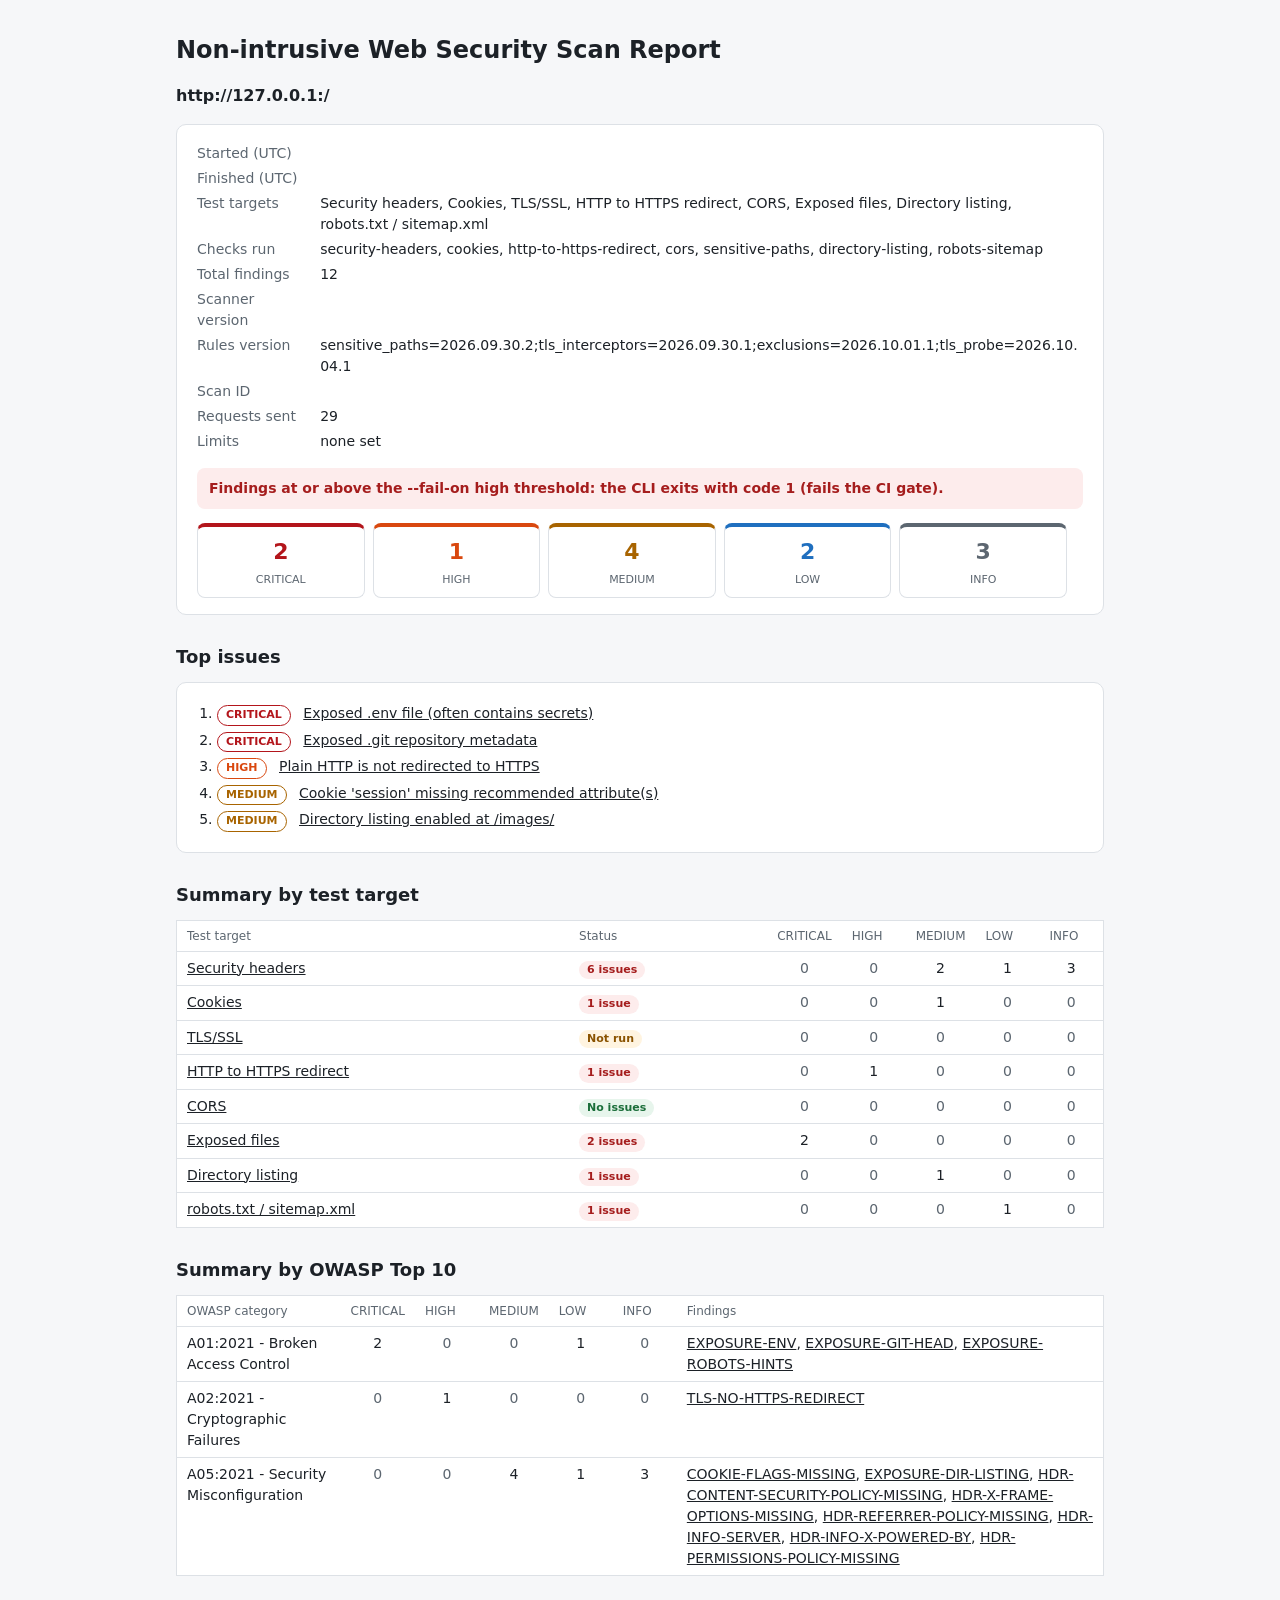
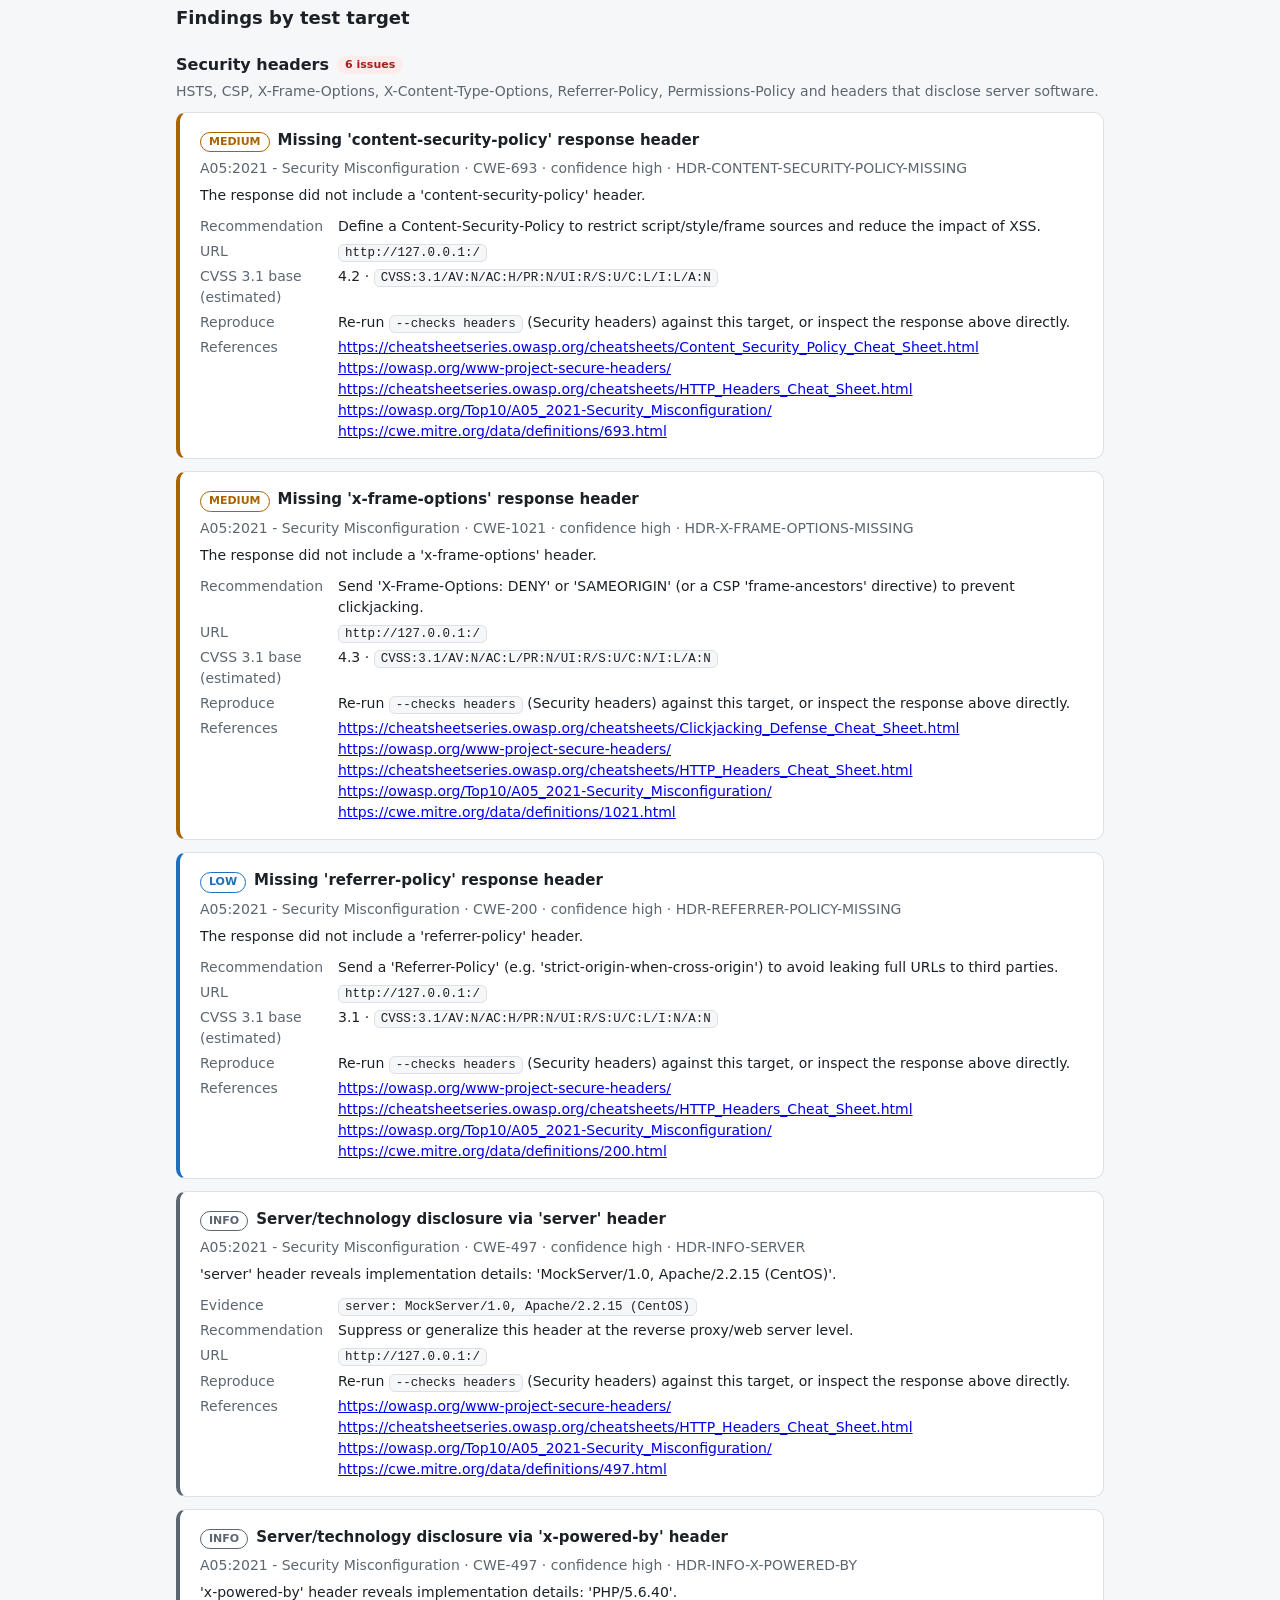
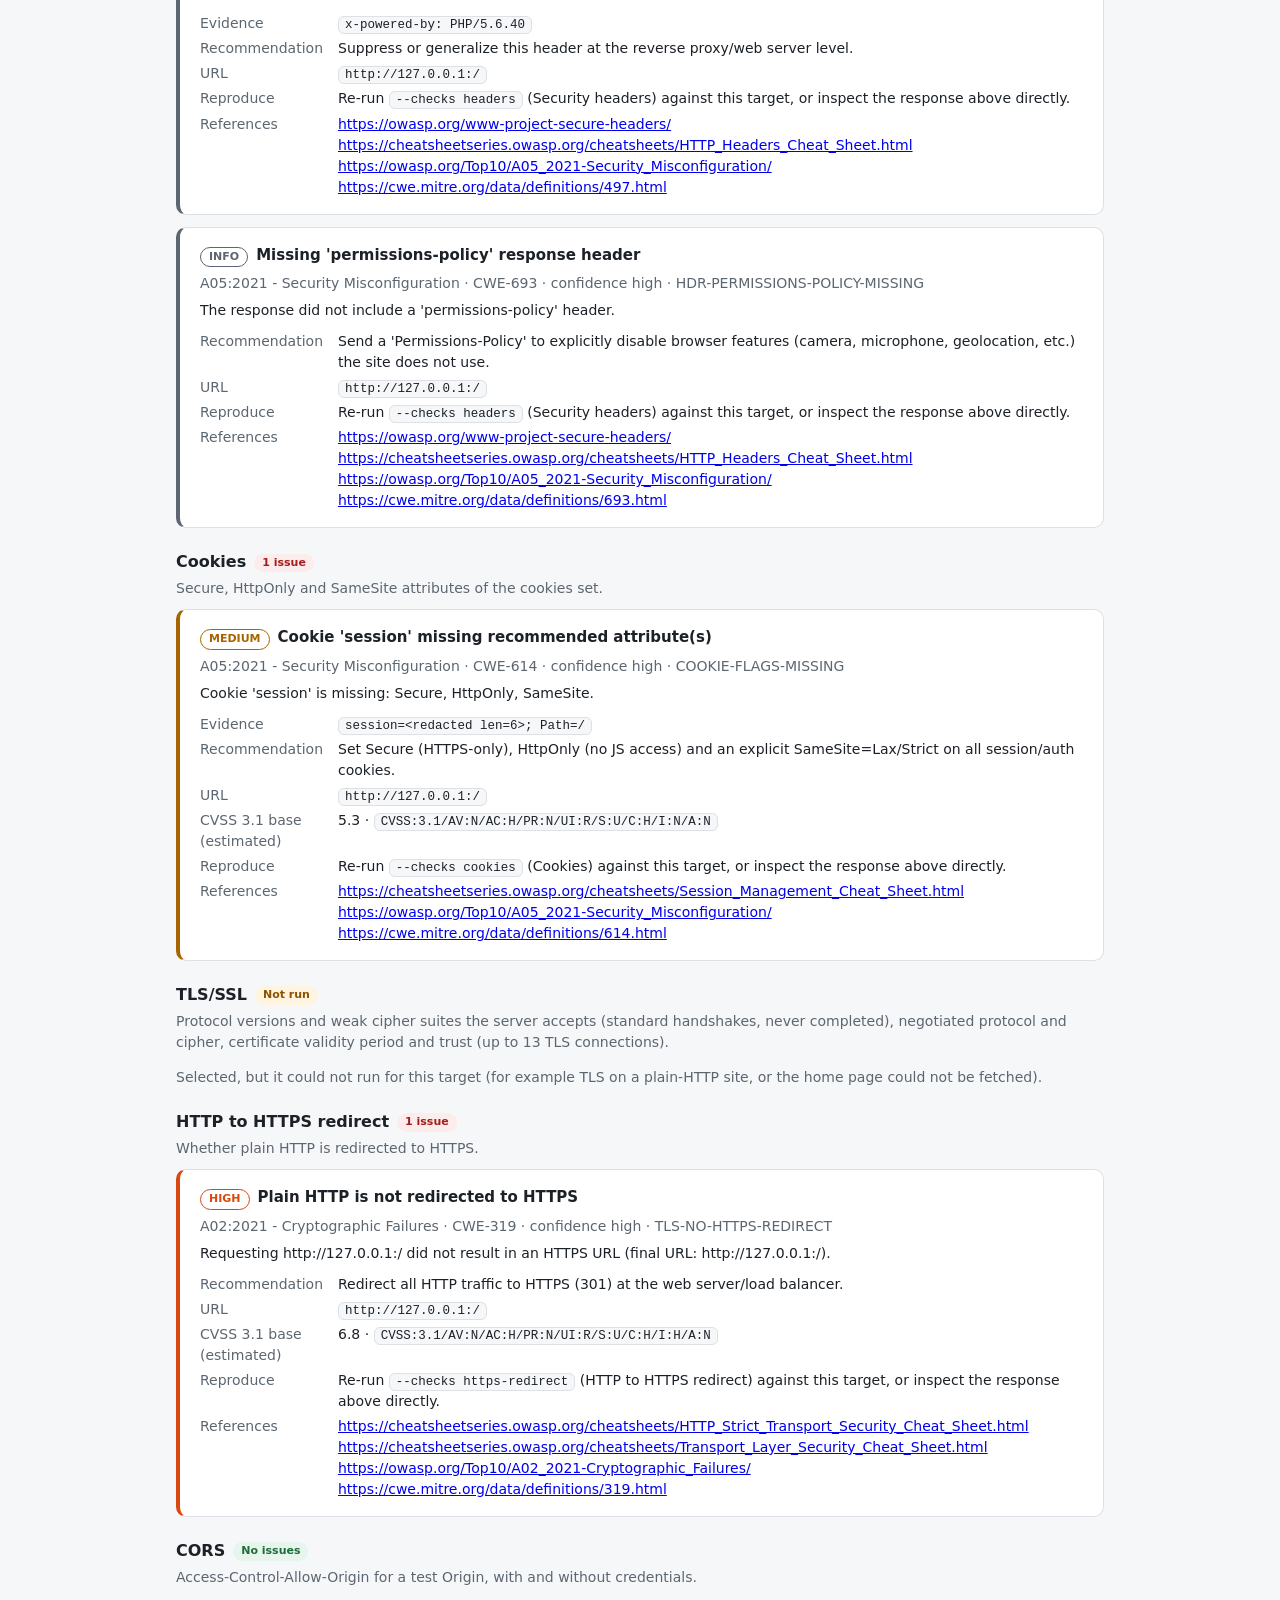
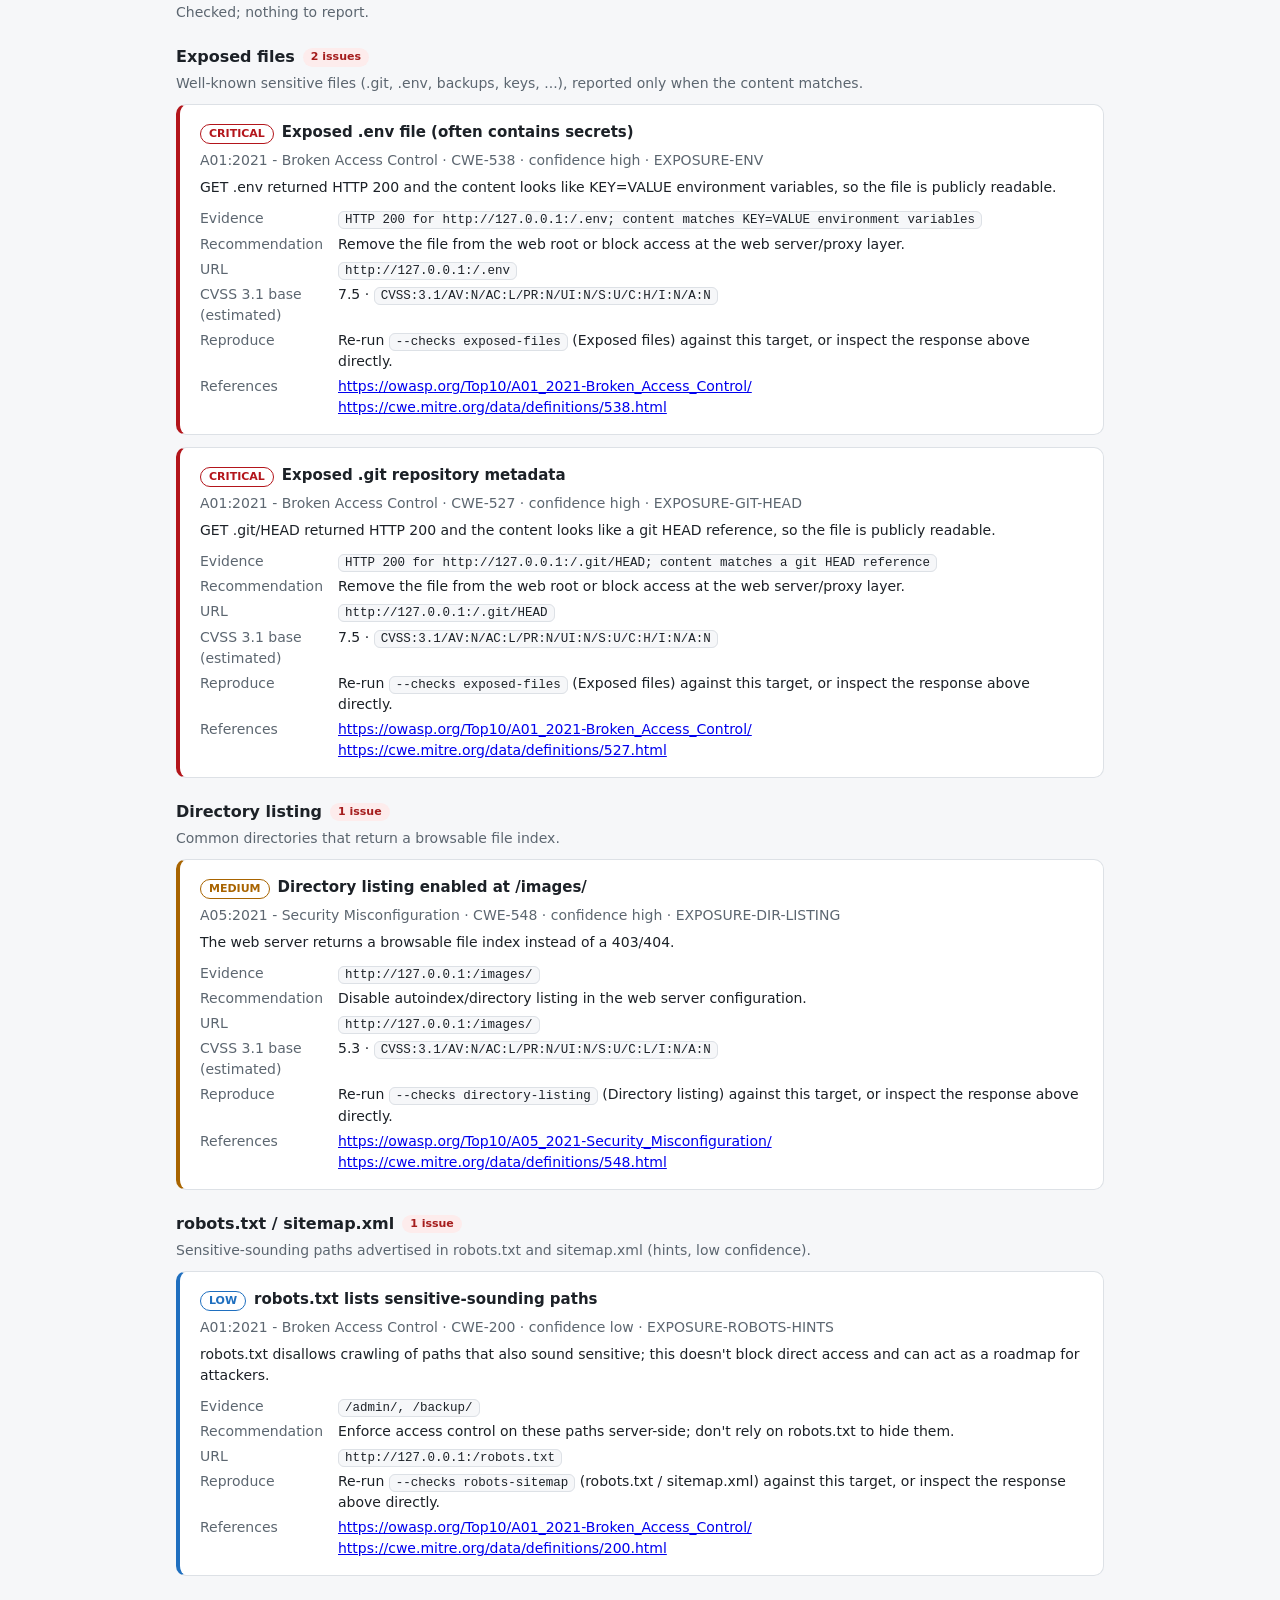
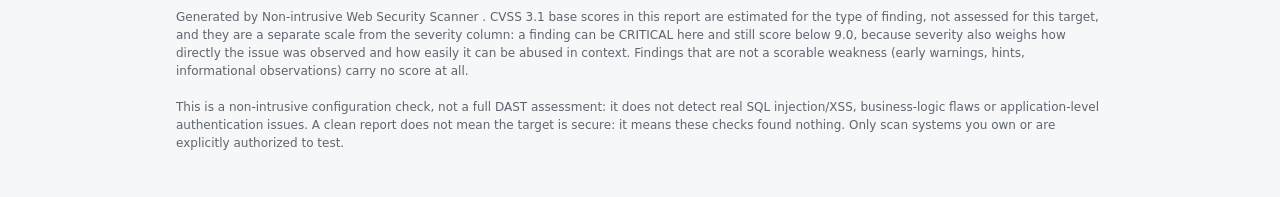
<file: tests/golden/mock_server.html>
<!doctype html>
<html lang="en">
<head>
<meta charset="utf-8">
<meta name="viewport" content="width=device-width, initial-scale=1">
<title>Non-intrusive web security scan report - http://127.0.0.1:<PORT>/</title>
<style>
:root { --text:#1c2127; --muted:#5c6670; --border:#dde1e6; --bg:#f6f7f9; --surface:#fff;
  --critical:#b3151b; --high:#d9480f; --medium:#a86400; --low:#1f6fbf; --info:#5c6670;
  --pass-bg:#e7f5ec; --pass:#1b6e3a; --fail-bg:#fdecec; --fail:#a51d1d; --warn-bg:#fff4e0; --warn:#8a5300; }
* { box-sizing: border-box; }
body { margin:0; background:var(--bg); color:var(--text);
  font:14px/1.5 system-ui,-apple-system,"Segoe UI",Roboto,sans-serif; }
main { max-width:960px; margin:0 auto; padding:32px 16px 48px; }
h1 { margin:0 0 4px; font-size:24px; } h2 { font-size:18px; margin:28px 0 12px; }
.muted { color:var(--muted); } .target { font-size:16px; font-weight:600; overflow-wrap:anywhere; }
.card { background:var(--surface); border:1px solid var(--border); border-radius:10px;
  padding:16px 20px; margin-bottom:12px; }
table.meta { border-collapse:collapse; }
table.meta th { text-align:left; color:var(--muted); font-weight:500; padding:2px 16px 2px 0; vertical-align:top; }
table.meta td { padding:2px 0; overflow-wrap:anywhere; }
.gate { padding:10px 12px; border-radius:8px; font-weight:600; margin:14px 0; }
.gate.pass { background:var(--pass-bg); color:var(--pass); }
.gate.fail { background:var(--fail-bg); color:var(--fail); }
.gate.warn { background:var(--warn-bg); color:var(--warn); }
table.summary { width:100%; border-collapse:separate; border-spacing:8px 0; table-layout:fixed; margin:0 -8px; }
table.summary td { border:1px solid var(--border); border-top:4px solid var(--c); border-radius:8px;
  text-align:center; padding:8px 4px; }
table.summary .n { display:block; font-size:22px; font-weight:700; color:var(--c); }
table.summary .l { font-size:11px; color:var(--muted); }
.finding { border-left:4px solid var(--c); }
.badge { display:inline-block; font-size:11px; font-weight:700; padding:1px 8px; border-radius:999px;
  color:var(--c); border:1px solid var(--c); margin-right:8px; }
.finding h3 { display:inline; font-size:15px; margin:0; }
.finding p { margin:6px 0 0; }
dl { margin:10px 0 0; display:grid; grid-template-columns:130px 1fr; gap:4px 8px; }
dt { color:var(--muted); } dd { margin:0; overflow-wrap:anywhere; }
code { font:12.5px/1.45 ui-monospace,"Cascadia Mono",Consolas,monospace; background:var(--bg);
  border:1px solid var(--border); border-radius:6px; padding:1px 6px; white-space:pre-wrap; word-break:break-word; }
ul.errors { margin:0; padding-left:20px; overflow-wrap:anywhere; }
ol.top-issues { margin:0; padding-left:20px; } ol.top-issues li { margin:4px 0; }
ol.top-issues a { color:inherit; }
footer { margin-top:32px; font-size:12px; color:var(--muted); }
.sev-CRITICAL { --c:var(--critical); } .sev-HIGH { --c:var(--high); } .sev-MEDIUM { --c:var(--medium); }
.sev-LOW { --c:var(--low); } .sev-INFO { --c:var(--info); }
table.groups { width:100%; border-collapse:collapse; background:var(--surface); border:1px solid var(--border); }
table.groups th, table.groups td { text-align:left; padding:6px 10px; border-bottom:1px solid var(--border);
  vertical-align:top; }
table.groups th { color:var(--muted); font-weight:500; font-size:12px; }
table.groups td.n { text-align:center; width:64px; }
table.groups td.n.zero { color:var(--muted); }
table.groups a { color:inherit; }
.status { display:inline-block; font-size:11px; font-weight:700; padding:1px 8px; border-radius:999px;
  white-space:nowrap; }
.status.issues { background:var(--fail-bg); color:var(--fail); }
.status.clean { background:var(--pass-bg); color:var(--pass); }
.status.not-run { background:var(--warn-bg); color:var(--warn); }
.status.not-selected { background:var(--bg); color:var(--muted); border:1px solid var(--border); }
.state { display:inline-block; font-size:11px; font-weight:700; padding:1px 8px; border-radius:999px; margin-left:8px;
  vertical-align:middle; }
.state.new { background:var(--fail-bg); color:var(--fail); }
.state.unchanged { background:var(--bg); color:var(--muted); border:1px solid var(--border); }
.state.suppressed { background:var(--warn-bg); color:var(--warn); }
table.compare td, table.compare th { padding:4px 14px 4px 0; text-align:left; }
h3.group { font-size:16px; margin:22px 0 4px; } h3.group .status { margin-left:8px; vertical-align:middle; }
p.group-desc { margin:0 0 10px; }
.finding h4 { display:inline; font-size:15px; margin:0; }
.ids a { color:var(--muted); }
table.api { width:100%; border-collapse:collapse; font-size:13px; margin-top:8px; }
table.api th, table.api td { text-align:left; padding:4px 8px; border-bottom:1px solid var(--line, #ddd);
  overflow-wrap:anywhere; vertical-align:top; }
@media print { body { background:#fff; } .card { break-inside:avoid; } }
</style>
</head>
<body>
<main>
<h1>Non-intrusive Web Security Scan Report</h1>
<p class="target">http://127.0.0.1:<PORT>/</p>
<div class="card">
<table class="meta">
<tr><th>Started (UTC)</th><td><STARTED_AT></td></tr>
<tr><th>Finished (UTC)</th><td><FINISHED_AT></td></tr>
<tr><th>Test targets</th><td>Security headers, Cookies, TLS/SSL, HTTP to HTTPS redirect, CORS, Exposed files, Directory listing, robots.txt / sitemap.xml</td></tr><tr><th>Checks run</th><td>security-headers, cookies, http-to-https-redirect, cors, sensitive-paths, directory-listing, robots-sitemap</td></tr>
<tr><th>Total findings</th><td>12</td></tr><tr><th>Scanner version</th><td><VERSION></td></tr><tr><th>Rules version</th><td>sensitive_paths=2026.09.30.2;tls_interceptors=2026.09.30.1;exclusions=2026.10.01.1;tls_probe=2026.10.04.1</td></tr><tr><th>Scan ID</th><td><SCAN_ID></td></tr><tr><th>Requests sent</th><td>29</td></tr><tr><th>Limits</th><td>none set</td></tr>
</table>
<p class="gate fail">Findings at or above the --fail-on high threshold: the CLI exits with code 1 (fails the CI gate).</p>
<table class="summary"><tr><td class="sev-CRITICAL"><span class="n">2</span><span class="l">CRITICAL</span></td><td class="sev-HIGH"><span class="n">1</span><span class="l">HIGH</span></td><td class="sev-MEDIUM"><span class="n">4</span><span class="l">MEDIUM</span></td><td class="sev-LOW"><span class="n">2</span><span class="l">LOW</span></td><td class="sev-INFO"><span class="n">3</span><span class="l">INFO</span></td></tr></table>
</div>
<h2>Top issues</h2><div class="card"><ol class="top-issues"><li><span class="badge sev-CRITICAL">CRITICAL</span> <a href="#finding-0">Exposed .env file (often contains secrets)</a></li><li><span class="badge sev-CRITICAL">CRITICAL</span> <a href="#finding-1">Exposed .git repository metadata</a></li><li><span class="badge sev-HIGH">HIGH</span> <a href="#finding-2">Plain HTTP is not redirected to HTTPS</a></li><li><span class="badge sev-MEDIUM">MEDIUM</span> <a href="#finding-3">Cookie &#x27;session&#x27; missing recommended attribute(s)</a></li><li><span class="badge sev-MEDIUM">MEDIUM</span> <a href="#finding-4">Directory listing enabled at /images/</a></li></ol></div>


<h2>Summary by test target</h2><table class="groups"><tr><th>Test target</th><th>Status</th><th>CRITICAL</th><th>HIGH</th><th>MEDIUM</th><th>LOW</th><th>INFO</th></tr><tr><td><a href="#group-headers">Security headers</a></td><td><span class="status issues">6 issues</span></td><td class="n zero">0</td><td class="n zero">0</td><td class="n">2</td><td class="n">1</td><td class="n">3</td></tr><tr><td><a href="#group-cookies">Cookies</a></td><td><span class="status issues">1 issue</span></td><td class="n zero">0</td><td class="n zero">0</td><td class="n">1</td><td class="n zero">0</td><td class="n zero">0</td></tr><tr><td><a href="#group-tls">TLS/SSL</a></td><td><span class="status not-run">Not run</span></td><td class="n zero">0</td><td class="n zero">0</td><td class="n zero">0</td><td class="n zero">0</td><td class="n zero">0</td></tr><tr><td><a href="#group-https-redirect">HTTP to HTTPS redirect</a></td><td><span class="status issues">1 issue</span></td><td class="n zero">0</td><td class="n">1</td><td class="n zero">0</td><td class="n zero">0</td><td class="n zero">0</td></tr><tr><td><a href="#group-cors">CORS</a></td><td><span class="status clean">No issues</span></td><td class="n zero">0</td><td class="n zero">0</td><td class="n zero">0</td><td class="n zero">0</td><td class="n zero">0</td></tr><tr><td><a href="#group-exposed-files">Exposed files</a></td><td><span class="status issues">2 issues</span></td><td class="n">2</td><td class="n zero">0</td><td class="n zero">0</td><td class="n zero">0</td><td class="n zero">0</td></tr><tr><td><a href="#group-directory-listing">Directory listing</a></td><td><span class="status issues">1 issue</span></td><td class="n zero">0</td><td class="n zero">0</td><td class="n">1</td><td class="n zero">0</td><td class="n zero">0</td></tr><tr><td><a href="#group-robots-sitemap">robots.txt / sitemap.xml</a></td><td><span class="status issues">1 issue</span></td><td class="n zero">0</td><td class="n zero">0</td><td class="n zero">0</td><td class="n">1</td><td class="n zero">0</td></tr></table><h2>Summary by OWASP Top 10</h2><table class="groups"><tr><th>OWASP category</th><th>CRITICAL</th><th>HIGH</th><th>MEDIUM</th><th>LOW</th><th>INFO</th><th>Findings</th></tr><tr><td>A01:2021 - Broken Access Control</td><td class="n">2</td><td class="n zero">0</td><td class="n zero">0</td><td class="n">1</td><td class="n zero">0</td><td class="ids"><a href="#finding-0">EXPOSURE-ENV</a>, <a href="#finding-1">EXPOSURE-GIT-HEAD</a>, <a href="#finding-7">EXPOSURE-ROBOTS-HINTS</a></td></tr><tr><td>A02:2021 - Cryptographic Failures</td><td class="n zero">0</td><td class="n">1</td><td class="n zero">0</td><td class="n zero">0</td><td class="n zero">0</td><td class="ids"><a href="#finding-2">TLS-NO-HTTPS-REDIRECT</a></td></tr><tr><td>A05:2021 - Security Misconfiguration</td><td class="n zero">0</td><td class="n zero">0</td><td class="n">4</td><td class="n">1</td><td class="n">3</td><td class="ids"><a href="#finding-3">COOKIE-FLAGS-MISSING</a>, <a href="#finding-4">EXPOSURE-DIR-LISTING</a>, <a href="#finding-5">HDR-CONTENT-SECURITY-POLICY-MISSING</a>, <a href="#finding-6">HDR-X-FRAME-OPTIONS-MISSING</a>, <a href="#finding-8">HDR-REFERRER-POLICY-MISSING</a>, <a href="#finding-9">HDR-INFO-SERVER</a>, <a href="#finding-10">HDR-INFO-X-POWERED-BY</a>, <a href="#finding-11">HDR-PERMISSIONS-POLICY-MISSING</a></td></tr></table><h2>Findings by test target</h2><h3 class="group" id="group-headers">Security headers<span class="status issues">6 issues</span></h3><p class="muted group-desc">HSTS, CSP, X-Frame-Options, X-Content-Type-Options, Referrer-Policy, Permissions-Policy and headers that disclose server software.</p><section class="card finding sev-MEDIUM" id="finding-5"><span class="badge">MEDIUM</span><h4>Missing &#x27;content-security-policy&#x27; response header</h4><p class="muted">A05:2021 - Security Misconfiguration &middot; CWE-693 &middot; confidence high &middot; HDR-CONTENT-SECURITY-POLICY-MISSING</p><p>The response did not include a &#x27;content-security-policy&#x27; header.</p><dl><dt>Recommendation</dt><dd>Define a Content-Security-Policy to restrict script/style/frame sources and reduce the impact of XSS.</dd><dt>URL</dt><dd><code>http://127.0.0.1:<PORT>/</code></dd><dt>CVSS 3.1 base (estimated)</dt><dd>4.2 &middot; <code>CVSS:3.1/AV:N/AC:H/PR:N/UI:R/S:U/C:L/I:L/A:N</code></dd><dt>Reproduce</dt><dd>Re-run <code>--checks headers</code> (Security headers) against this target, or inspect the response above directly.</dd><dt>References</dt><dd><a href="https://cheatsheetseries.owasp.org/cheatsheets/Content_Security_Policy_Cheat_Sheet.html">https://cheatsheetseries.owasp.org/cheatsheets/Content_Security_Policy_Cheat_Sheet.html</a><br><a href="https://owasp.org/www-project-secure-headers/">https://owasp.org/www-project-secure-headers/</a><br><a href="https://cheatsheetseries.owasp.org/cheatsheets/HTTP_Headers_Cheat_Sheet.html">https://cheatsheetseries.owasp.org/cheatsheets/HTTP_Headers_Cheat_Sheet.html</a><br><a href="https://owasp.org/Top10/A05_2021-Security_Misconfiguration/">https://owasp.org/Top10/A05_2021-Security_Misconfiguration/</a><br><a href="https://cwe.mitre.org/data/definitions/693.html">https://cwe.mitre.org/data/definitions/693.html</a></dd></dl></section><section class="card finding sev-MEDIUM" id="finding-6"><span class="badge">MEDIUM</span><h4>Missing &#x27;x-frame-options&#x27; response header</h4><p class="muted">A05:2021 - Security Misconfiguration &middot; CWE-1021 &middot; confidence high &middot; HDR-X-FRAME-OPTIONS-MISSING</p><p>The response did not include a &#x27;x-frame-options&#x27; header.</p><dl><dt>Recommendation</dt><dd>Send &#x27;X-Frame-Options: DENY&#x27; or &#x27;SAMEORIGIN&#x27; (or a CSP &#x27;frame-ancestors&#x27; directive) to prevent clickjacking.</dd><dt>URL</dt><dd><code>http://127.0.0.1:<PORT>/</code></dd><dt>CVSS 3.1 base (estimated)</dt><dd>4.3 &middot; <code>CVSS:3.1/AV:N/AC:L/PR:N/UI:R/S:U/C:N/I:L/A:N</code></dd><dt>Reproduce</dt><dd>Re-run <code>--checks headers</code> (Security headers) against this target, or inspect the response above directly.</dd><dt>References</dt><dd><a href="https://cheatsheetseries.owasp.org/cheatsheets/Clickjacking_Defense_Cheat_Sheet.html">https://cheatsheetseries.owasp.org/cheatsheets/Clickjacking_Defense_Cheat_Sheet.html</a><br><a href="https://owasp.org/www-project-secure-headers/">https://owasp.org/www-project-secure-headers/</a><br><a href="https://cheatsheetseries.owasp.org/cheatsheets/HTTP_Headers_Cheat_Sheet.html">https://cheatsheetseries.owasp.org/cheatsheets/HTTP_Headers_Cheat_Sheet.html</a><br><a href="https://owasp.org/Top10/A05_2021-Security_Misconfiguration/">https://owasp.org/Top10/A05_2021-Security_Misconfiguration/</a><br><a href="https://cwe.mitre.org/data/definitions/1021.html">https://cwe.mitre.org/data/definitions/1021.html</a></dd></dl></section><section class="card finding sev-LOW" id="finding-8"><span class="badge">LOW</span><h4>Missing &#x27;referrer-policy&#x27; response header</h4><p class="muted">A05:2021 - Security Misconfiguration &middot; CWE-200 &middot; confidence high &middot; HDR-REFERRER-POLICY-MISSING</p><p>The response did not include a &#x27;referrer-policy&#x27; header.</p><dl><dt>Recommendation</dt><dd>Send a &#x27;Referrer-Policy&#x27; (e.g. &#x27;strict-origin-when-cross-origin&#x27;) to avoid leaking full URLs to third parties.</dd><dt>URL</dt><dd><code>http://127.0.0.1:<PORT>/</code></dd><dt>CVSS 3.1 base (estimated)</dt><dd>3.1 &middot; <code>CVSS:3.1/AV:N/AC:H/PR:N/UI:R/S:U/C:L/I:N/A:N</code></dd><dt>Reproduce</dt><dd>Re-run <code>--checks headers</code> (Security headers) against this target, or inspect the response above directly.</dd><dt>References</dt><dd><a href="https://owasp.org/www-project-secure-headers/">https://owasp.org/www-project-secure-headers/</a><br><a href="https://cheatsheetseries.owasp.org/cheatsheets/HTTP_Headers_Cheat_Sheet.html">https://cheatsheetseries.owasp.org/cheatsheets/HTTP_Headers_Cheat_Sheet.html</a><br><a href="https://owasp.org/Top10/A05_2021-Security_Misconfiguration/">https://owasp.org/Top10/A05_2021-Security_Misconfiguration/</a><br><a href="https://cwe.mitre.org/data/definitions/200.html">https://cwe.mitre.org/data/definitions/200.html</a></dd></dl></section><section class="card finding sev-INFO" id="finding-9"><span class="badge">INFO</span><h4>Server/technology disclosure via &#x27;server&#x27; header</h4><p class="muted">A05:2021 - Security Misconfiguration &middot; CWE-497 &middot; confidence high &middot; HDR-INFO-SERVER</p><p>&#x27;server&#x27; header reveals implementation details: &#x27;MockServer/1.0, Apache/2.2.15 (CentOS)&#x27;.</p><dl><dt>Evidence</dt><dd><code>server: MockServer/1.0, Apache/2.2.15 (CentOS)</code></dd><dt>Recommendation</dt><dd>Suppress or generalize this header at the reverse proxy/web server level.</dd><dt>URL</dt><dd><code>http://127.0.0.1:<PORT>/</code></dd><dt>Reproduce</dt><dd>Re-run <code>--checks headers</code> (Security headers) against this target, or inspect the response above directly.</dd><dt>References</dt><dd><a href="https://owasp.org/www-project-secure-headers/">https://owasp.org/www-project-secure-headers/</a><br><a href="https://cheatsheetseries.owasp.org/cheatsheets/HTTP_Headers_Cheat_Sheet.html">https://cheatsheetseries.owasp.org/cheatsheets/HTTP_Headers_Cheat_Sheet.html</a><br><a href="https://owasp.org/Top10/A05_2021-Security_Misconfiguration/">https://owasp.org/Top10/A05_2021-Security_Misconfiguration/</a><br><a href="https://cwe.mitre.org/data/definitions/497.html">https://cwe.mitre.org/data/definitions/497.html</a></dd></dl></section><section class="card finding sev-INFO" id="finding-10"><span class="badge">INFO</span><h4>Server/technology disclosure via &#x27;x-powered-by&#x27; header</h4><p class="muted">A05:2021 - Security Misconfiguration &middot; CWE-497 &middot; confidence high &middot; HDR-INFO-X-POWERED-BY</p><p>&#x27;x-powered-by&#x27; header reveals implementation details: &#x27;PHP/5.6.40&#x27;.</p><dl><dt>Evidence</dt><dd><code>x-powered-by: PHP/5.6.40</code></dd><dt>Recommendation</dt><dd>Suppress or generalize this header at the reverse proxy/web server level.</dd><dt>URL</dt><dd><code>http://127.0.0.1:<PORT>/</code></dd><dt>Reproduce</dt><dd>Re-run <code>--checks headers</code> (Security headers) against this target, or inspect the response above directly.</dd><dt>References</dt><dd><a href="https://owasp.org/www-project-secure-headers/">https://owasp.org/www-project-secure-headers/</a><br><a href="https://cheatsheetseries.owasp.org/cheatsheets/HTTP_Headers_Cheat_Sheet.html">https://cheatsheetseries.owasp.org/cheatsheets/HTTP_Headers_Cheat_Sheet.html</a><br><a href="https://owasp.org/Top10/A05_2021-Security_Misconfiguration/">https://owasp.org/Top10/A05_2021-Security_Misconfiguration/</a><br><a href="https://cwe.mitre.org/data/definitions/497.html">https://cwe.mitre.org/data/definitions/497.html</a></dd></dl></section><section class="card finding sev-INFO" id="finding-11"><span class="badge">INFO</span><h4>Missing &#x27;permissions-policy&#x27; response header</h4><p class="muted">A05:2021 - Security Misconfiguration &middot; CWE-693 &middot; confidence high &middot; HDR-PERMISSIONS-POLICY-MISSING</p><p>The response did not include a &#x27;permissions-policy&#x27; header.</p><dl><dt>Recommendation</dt><dd>Send a &#x27;Permissions-Policy&#x27; to explicitly disable browser features (camera, microphone, geolocation, etc.) the site does not use.</dd><dt>URL</dt><dd><code>http://127.0.0.1:<PORT>/</code></dd><dt>Reproduce</dt><dd>Re-run <code>--checks headers</code> (Security headers) against this target, or inspect the response above directly.</dd><dt>References</dt><dd><a href="https://owasp.org/www-project-secure-headers/">https://owasp.org/www-project-secure-headers/</a><br><a href="https://cheatsheetseries.owasp.org/cheatsheets/HTTP_Headers_Cheat_Sheet.html">https://cheatsheetseries.owasp.org/cheatsheets/HTTP_Headers_Cheat_Sheet.html</a><br><a href="https://owasp.org/Top10/A05_2021-Security_Misconfiguration/">https://owasp.org/Top10/A05_2021-Security_Misconfiguration/</a><br><a href="https://cwe.mitre.org/data/definitions/693.html">https://cwe.mitre.org/data/definitions/693.html</a></dd></dl></section><h3 class="group" id="group-cookies">Cookies<span class="status issues">1 issue</span></h3><p class="muted group-desc">Secure, HttpOnly and SameSite attributes of the cookies set.</p><section class="card finding sev-MEDIUM" id="finding-3"><span class="badge">MEDIUM</span><h4>Cookie &#x27;session&#x27; missing recommended attribute(s)</h4><p class="muted">A05:2021 - Security Misconfiguration &middot; CWE-614 &middot; confidence high &middot; COOKIE-FLAGS-MISSING</p><p>Cookie &#x27;session&#x27; is missing: Secure, HttpOnly, SameSite.</p><dl><dt>Evidence</dt><dd><code>session=&lt;redacted len=6&gt;; Path=/</code></dd><dt>Recommendation</dt><dd>Set Secure (HTTPS-only), HttpOnly (no JS access) and an explicit SameSite=Lax/Strict on all session/auth cookies.</dd><dt>URL</dt><dd><code>http://127.0.0.1:<PORT>/</code></dd><dt>CVSS 3.1 base (estimated)</dt><dd>5.3 &middot; <code>CVSS:3.1/AV:N/AC:H/PR:N/UI:R/S:U/C:H/I:N/A:N</code></dd><dt>Reproduce</dt><dd>Re-run <code>--checks cookies</code> (Cookies) against this target, or inspect the response above directly.</dd><dt>References</dt><dd><a href="https://cheatsheetseries.owasp.org/cheatsheets/Session_Management_Cheat_Sheet.html">https://cheatsheetseries.owasp.org/cheatsheets/Session_Management_Cheat_Sheet.html</a><br><a href="https://owasp.org/Top10/A05_2021-Security_Misconfiguration/">https://owasp.org/Top10/A05_2021-Security_Misconfiguration/</a><br><a href="https://cwe.mitre.org/data/definitions/614.html">https://cwe.mitre.org/data/definitions/614.html</a></dd></dl></section><h3 class="group" id="group-tls">TLS/SSL<span class="status not-run">Not run</span></h3><p class="muted group-desc">Protocol versions and weak cipher suites the server accepts (standard handshakes, never completed), negotiated protocol and cipher, certificate validity period and trust (up to 13 TLS connections).</p><p class="muted">Selected, but it could not run for this target (for example TLS on a plain-HTTP site, or the home page could not be fetched).</p><h3 class="group" id="group-https-redirect">HTTP to HTTPS redirect<span class="status issues">1 issue</span></h3><p class="muted group-desc">Whether plain HTTP is redirected to HTTPS.</p><section class="card finding sev-HIGH" id="finding-2"><span class="badge">HIGH</span><h4>Plain HTTP is not redirected to HTTPS</h4><p class="muted">A02:2021 - Cryptographic Failures &middot; CWE-319 &middot; confidence high &middot; TLS-NO-HTTPS-REDIRECT</p><p>Requesting http://127.0.0.1:<PORT>/ did not result in an HTTPS URL (final URL: http://127.0.0.1:<PORT>/).</p><dl><dt>Recommendation</dt><dd>Redirect all HTTP traffic to HTTPS (301) at the web server/load balancer.</dd><dt>URL</dt><dd><code>http://127.0.0.1:<PORT>/</code></dd><dt>CVSS 3.1 base (estimated)</dt><dd>6.8 &middot; <code>CVSS:3.1/AV:N/AC:H/PR:N/UI:R/S:U/C:H/I:H/A:N</code></dd><dt>Reproduce</dt><dd>Re-run <code>--checks https-redirect</code> (HTTP to HTTPS redirect) against this target, or inspect the response above directly.</dd><dt>References</dt><dd><a href="https://cheatsheetseries.owasp.org/cheatsheets/HTTP_Strict_Transport_Security_Cheat_Sheet.html">https://cheatsheetseries.owasp.org/cheatsheets/HTTP_Strict_Transport_Security_Cheat_Sheet.html</a><br><a href="https://cheatsheetseries.owasp.org/cheatsheets/Transport_Layer_Security_Cheat_Sheet.html">https://cheatsheetseries.owasp.org/cheatsheets/Transport_Layer_Security_Cheat_Sheet.html</a><br><a href="https://owasp.org/Top10/A02_2021-Cryptographic_Failures/">https://owasp.org/Top10/A02_2021-Cryptographic_Failures/</a><br><a href="https://cwe.mitre.org/data/definitions/319.html">https://cwe.mitre.org/data/definitions/319.html</a></dd></dl></section><h3 class="group" id="group-cors">CORS<span class="status clean">No issues</span></h3><p class="muted group-desc">Access-Control-Allow-Origin for a test Origin, with and without credentials.</p><p class="muted">Checked; nothing to report.</p><h3 class="group" id="group-exposed-files">Exposed files<span class="status issues">2 issues</span></h3><p class="muted group-desc">Well-known sensitive files (.git, .env, backups, keys, ...), reported only when the content matches.</p><section class="card finding sev-CRITICAL" id="finding-0"><span class="badge">CRITICAL</span><h4>Exposed .env file (often contains secrets)</h4><p class="muted">A01:2021 - Broken Access Control &middot; CWE-538 &middot; confidence high &middot; EXPOSURE-ENV</p><p>GET .env returned HTTP 200 and the content looks like KEY=VALUE environment variables, so the file is publicly readable.</p><dl><dt>Evidence</dt><dd><code>HTTP 200 for http://127.0.0.1:<PORT>/.env; content matches KEY=VALUE environment variables</code></dd><dt>Recommendation</dt><dd>Remove the file from the web root or block access at the web server/proxy layer.</dd><dt>URL</dt><dd><code>http://127.0.0.1:<PORT>/.env</code></dd><dt>CVSS 3.1 base (estimated)</dt><dd>7.5 &middot; <code>CVSS:3.1/AV:N/AC:L/PR:N/UI:N/S:U/C:H/I:N/A:N</code></dd><dt>Reproduce</dt><dd>Re-run <code>--checks exposed-files</code> (Exposed files) against this target, or inspect the response above directly.</dd><dt>References</dt><dd><a href="https://owasp.org/Top10/A01_2021-Broken_Access_Control/">https://owasp.org/Top10/A01_2021-Broken_Access_Control/</a><br><a href="https://cwe.mitre.org/data/definitions/538.html">https://cwe.mitre.org/data/definitions/538.html</a></dd></dl></section><section class="card finding sev-CRITICAL" id="finding-1"><span class="badge">CRITICAL</span><h4>Exposed .git repository metadata</h4><p class="muted">A01:2021 - Broken Access Control &middot; CWE-527 &middot; confidence high &middot; EXPOSURE-GIT-HEAD</p><p>GET .git/HEAD returned HTTP 200 and the content looks like a git HEAD reference, so the file is publicly readable.</p><dl><dt>Evidence</dt><dd><code>HTTP 200 for http://127.0.0.1:<PORT>/.git/HEAD; content matches a git HEAD reference</code></dd><dt>Recommendation</dt><dd>Remove the file from the web root or block access at the web server/proxy layer.</dd><dt>URL</dt><dd><code>http://127.0.0.1:<PORT>/.git/HEAD</code></dd><dt>CVSS 3.1 base (estimated)</dt><dd>7.5 &middot; <code>CVSS:3.1/AV:N/AC:L/PR:N/UI:N/S:U/C:H/I:N/A:N</code></dd><dt>Reproduce</dt><dd>Re-run <code>--checks exposed-files</code> (Exposed files) against this target, or inspect the response above directly.</dd><dt>References</dt><dd><a href="https://owasp.org/Top10/A01_2021-Broken_Access_Control/">https://owasp.org/Top10/A01_2021-Broken_Access_Control/</a><br><a href="https://cwe.mitre.org/data/definitions/527.html">https://cwe.mitre.org/data/definitions/527.html</a></dd></dl></section><h3 class="group" id="group-directory-listing">Directory listing<span class="status issues">1 issue</span></h3><p class="muted group-desc">Common directories that return a browsable file index.</p><section class="card finding sev-MEDIUM" id="finding-4"><span class="badge">MEDIUM</span><h4>Directory listing enabled at /images/</h4><p class="muted">A05:2021 - Security Misconfiguration &middot; CWE-548 &middot; confidence high &middot; EXPOSURE-DIR-LISTING</p><p>The web server returns a browsable file index instead of a 403/404.</p><dl><dt>Evidence</dt><dd><code>http://127.0.0.1:<PORT>/images/</code></dd><dt>Recommendation</dt><dd>Disable autoindex/directory listing in the web server configuration.</dd><dt>URL</dt><dd><code>http://127.0.0.1:<PORT>/images/</code></dd><dt>CVSS 3.1 base (estimated)</dt><dd>5.3 &middot; <code>CVSS:3.1/AV:N/AC:L/PR:N/UI:N/S:U/C:L/I:N/A:N</code></dd><dt>Reproduce</dt><dd>Re-run <code>--checks directory-listing</code> (Directory listing) against this target, or inspect the response above directly.</dd><dt>References</dt><dd><a href="https://owasp.org/Top10/A05_2021-Security_Misconfiguration/">https://owasp.org/Top10/A05_2021-Security_Misconfiguration/</a><br><a href="https://cwe.mitre.org/data/definitions/548.html">https://cwe.mitre.org/data/definitions/548.html</a></dd></dl></section><h3 class="group" id="group-robots-sitemap">robots.txt / sitemap.xml<span class="status issues">1 issue</span></h3><p class="muted group-desc">Sensitive-sounding paths advertised in robots.txt and sitemap.xml (hints, low confidence).</p><section class="card finding sev-LOW" id="finding-7"><span class="badge">LOW</span><h4>robots.txt lists sensitive-sounding paths</h4><p class="muted">A01:2021 - Broken Access Control &middot; CWE-200 &middot; confidence low &middot; EXPOSURE-ROBOTS-HINTS</p><p>robots.txt disallows crawling of paths that also sound sensitive; this doesn&#x27;t block direct access and can act as a roadmap for attackers.</p><dl><dt>Evidence</dt><dd><code>/admin/, /backup/</code></dd><dt>Recommendation</dt><dd>Enforce access control on these paths server-side; don&#x27;t rely on robots.txt to hide them.</dd><dt>URL</dt><dd><code>http://127.0.0.1:<PORT>/robots.txt</code></dd><dt>Reproduce</dt><dd>Re-run <code>--checks robots-sitemap</code> (robots.txt / sitemap.xml) against this target, or inspect the response above directly.</dd><dt>References</dt><dd><a href="https://owasp.org/Top10/A01_2021-Broken_Access_Control/">https://owasp.org/Top10/A01_2021-Broken_Access_Control/</a><br><a href="https://cwe.mitre.org/data/definitions/200.html">https://cwe.mitre.org/data/definitions/200.html</a></dd></dl></section>
<footer>
Generated by Non-intrusive Web Security Scanner <VERSION>.
CVSS 3.1 base scores in this report are estimated for the type of finding, not assessed for this target, and they are a separate scale from the severity column: a finding can be CRITICAL here and still score below 9.0, because severity also weighs how directly the issue was observed and how easily it can be abused in context. Findings that are not a scorable weakness (early warnings, hints, informational observations) carry no score at all.<br><br>This is a non-intrusive configuration check, not a full DAST assessment: it does not detect real SQL injection/XSS, business-logic flaws or application-level authentication issues. A clean report does not mean the target is secure: it means these checks found nothing. Only scan systems you own or are explicitly authorized to test.
</footer>
</main>
</body>
</html>
</file>
